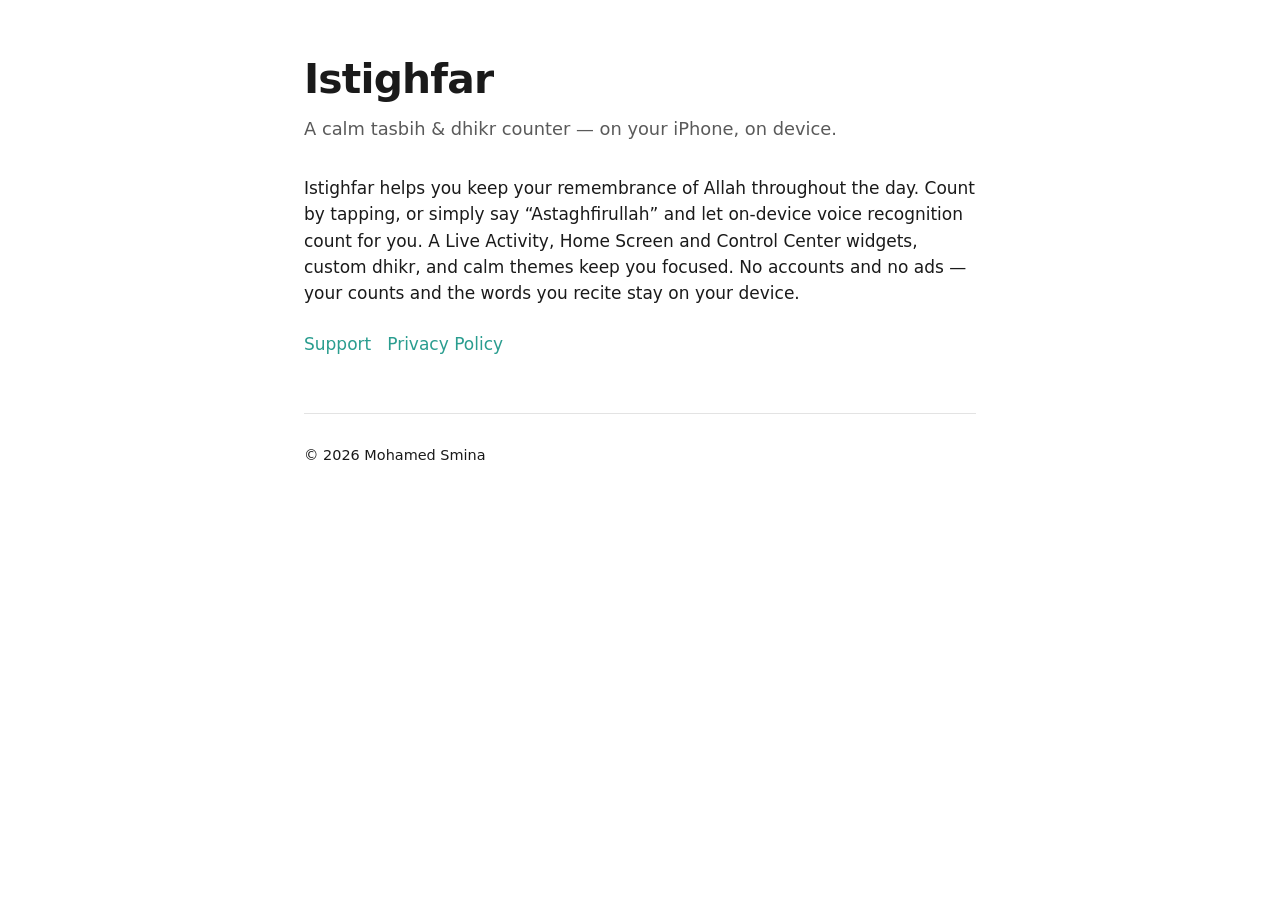
<file: index.html>
<!doctype html>
<html lang="en">
<head>
<meta charset="utf-8">
<meta name="viewport" content="width=device-width, initial-scale=1">
<title>Istighfar &mdash; tasbih &amp; dhikr counter for iPhone, on device</title>
<meta name="description" content="Istighfar is a calm, distraction-free dhikr and tasbih counter for iPhone and iPad. Count by tap or by voice, with voice recognition on device. No accounts and no ads.">
<link rel="canonical" href="https://smdash.github.io/istighfar-site/">
<meta name="author" content="Mohamed Smina">
<meta name="theme-color" content="#2a9d8f">

<meta property="og:type" content="website">
<meta property="og:site_name" content="Istighfar">
<meta property="og:title" content="Istighfar &mdash; tasbih &amp; dhikr counter">
<meta property="og:description" content="Count your dhikr by tap or by voice on your iPhone. Live Activity, widgets, custom dhikr. Private by design.">
<meta property="og:url" content="https://smdash.github.io/istighfar-site/">
<meta property="og:locale" content="en_US">

<meta name="twitter:card" content="summary">
<meta name="twitter:title" content="Istighfar">
<meta name="twitter:description" content="Tasbih &amp; dhikr counter for iPhone. Tap or voice, with on-device voice recognition. No ads.">

<script type="application/ld+json">
{
  "@context": "https://schema.org",
  "@type": "SoftwareApplication",
  "name": "Istighfar & Dhikr Counter",
  "operatingSystem": "iOS 26",
  "applicationCategory": "LifestyleApplication",
  "description": "Istighfar is a calm, distraction-free dhikr and tasbih counter for iPhone and iPad. Count by tap or by voice, with on-device voice recognition.",
  "offers": {
    "@type": "Offer",
    "price": "0",
    "priceCurrency": "USD"
  },
  "author": {
    "@type": "Person",
    "name": "Mohamed Smina"
  }
}
</script>

<link rel="stylesheet" href="style.css">
</head>
<body>
<header>
  <h1>Istighfar</h1>
  <p class="tagline">A calm tasbih &amp; dhikr counter &mdash; on your iPhone, on device.</p>
</header>
<main>
  <p>Istighfar helps you keep your remembrance of Allah throughout the day. Count by tapping, or simply say &#8220;Astaghfirullah&#8221; and let on&#8209;device voice recognition count for you. A Live Activity, Home Screen and Control Center widgets, custom dhikr, and calm themes keep you focused. No accounts and no ads &mdash; your counts and the words you recite stay on your device.</p>
  <nav>
    <a href="support.html">Support</a>
    <a href="privacy.html">Privacy Policy</a>
  </nav>
</main>
<footer>
  <p>&copy; 2026 Mohamed Smina</p>
</footer>
</body>
</html>
</file>
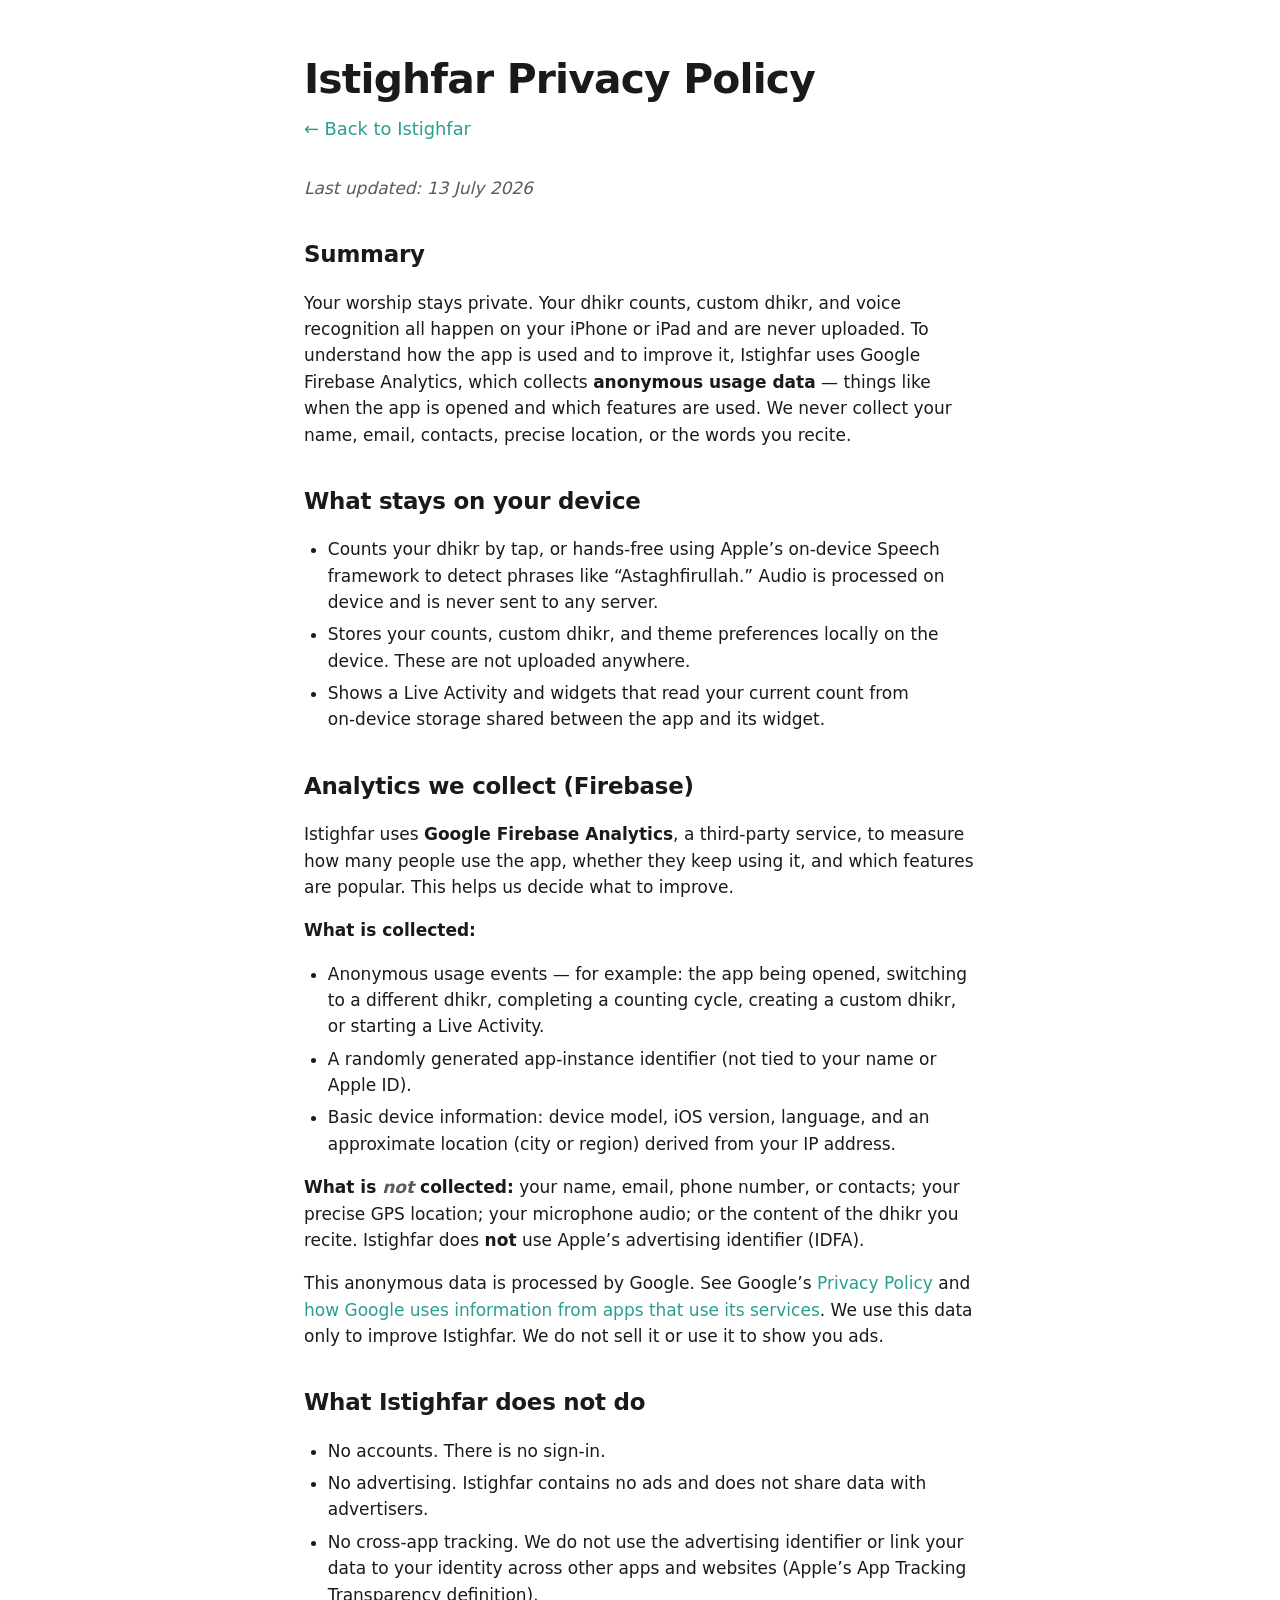
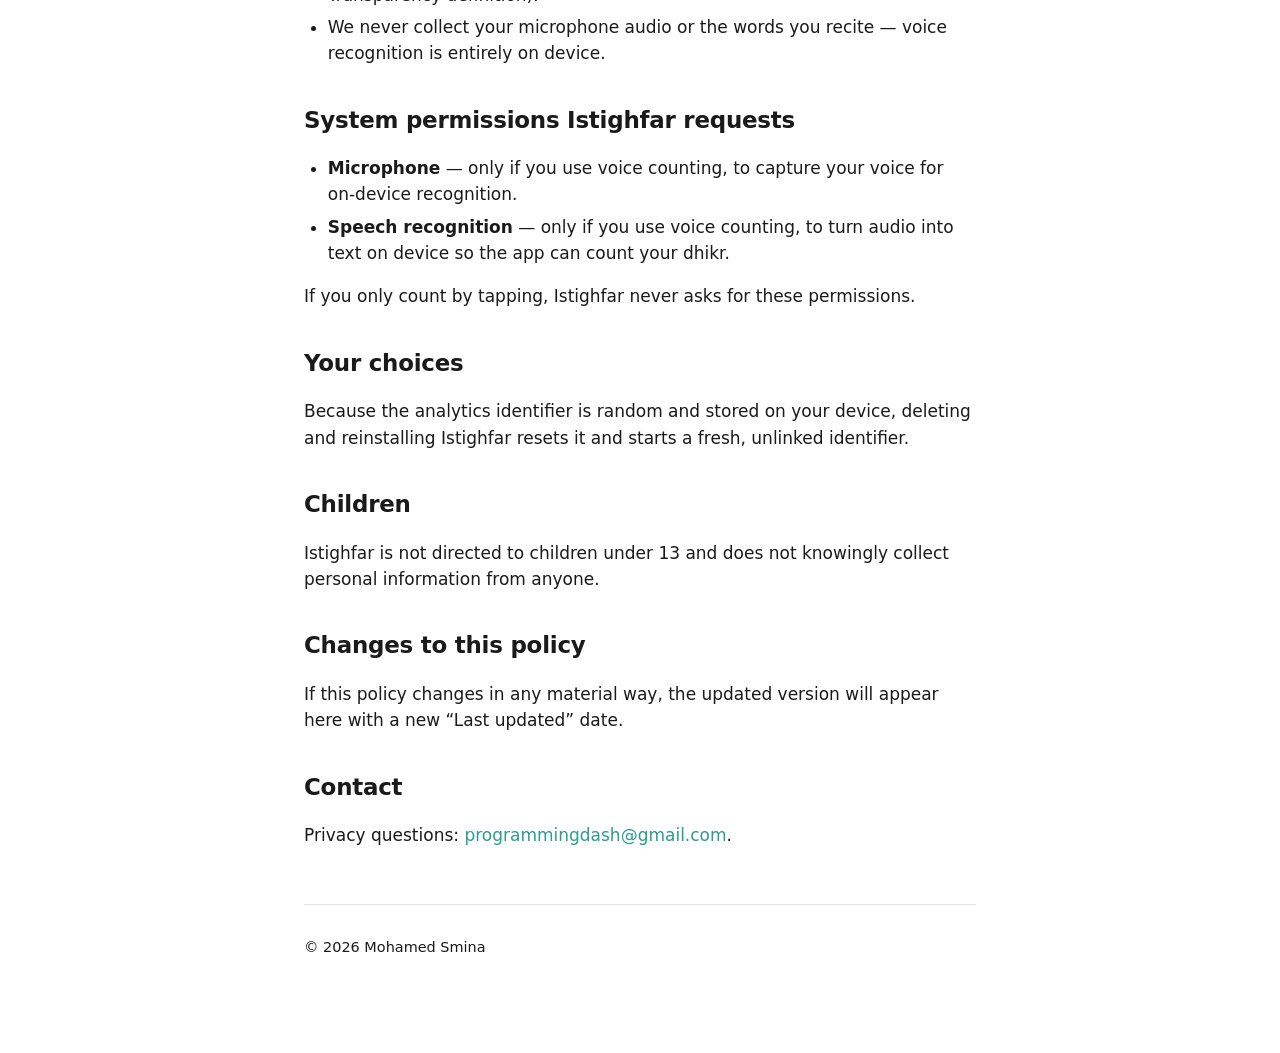
<file: privacy.html>
<!doctype html>
<html lang="en">
<head>
<meta charset="utf-8">
<meta name="viewport" content="width=device-width, initial-scale=1">
<title>Istighfar Privacy Policy</title>
<meta name="description" content="Istighfar's privacy policy: no accounts, no ads, and voice recognition stays on your device. We use Google Firebase Analytics for anonymous usage data to improve the app; we never collect your name, email, or the words you recite.">
<link rel="canonical" href="https://smdash.github.io/istighfar-site/privacy.html">
<meta name="theme-color" content="#2a9d8f">

<meta property="og:type" content="article">
<meta property="og:site_name" content="Istighfar">
<meta property="og:title" content="Istighfar Privacy Policy">
<meta property="og:description" content="No accounts, no ads. Voice stays on device. Anonymous usage analytics via Firebase to improve the app.">
<meta property="og:url" content="https://smdash.github.io/istighfar-site/privacy.html">

<link rel="stylesheet" href="style.css">
</head>
<body>
<header>
  <h1>Istighfar Privacy Policy</h1>
  <p class="tagline"><a href="index.html">&larr; Back to Istighfar</a></p>
</header>
<main>
  <p><em>Last updated: 13 July 2026</em></p>

  <section>
    <h2>Summary</h2>
    <p>Your worship stays private. Your dhikr counts, custom dhikr, and voice recognition all happen on your iPhone or iPad and are never uploaded. To understand how the app is used and to improve it, Istighfar uses Google Firebase Analytics, which collects <strong>anonymous usage data</strong> &mdash; things like when the app is opened and which features are used. We never collect your name, email, contacts, precise location, or the words you recite.</p>
  </section>

  <section>
    <h2>What stays on your device</h2>
    <ul>
      <li>Counts your dhikr by tap, or hands&#8209;free using Apple&#8217;s on&#8209;device Speech framework to detect phrases like &#8220;Astaghfirullah.&#8221; Audio is processed on device and is never sent to any server.</li>
      <li>Stores your counts, custom dhikr, and theme preferences locally on the device. These are not uploaded anywhere.</li>
      <li>Shows a Live Activity and widgets that read your current count from on&#8209;device storage shared between the app and its widget.</li>
    </ul>
  </section>

  <section>
    <h2>Analytics we collect (Firebase)</h2>
    <p>Istighfar uses <strong>Google Firebase Analytics</strong>, a third&#8209;party service, to measure how many people use the app, whether they keep using it, and which features are popular. This helps us decide what to improve.</p>
    <p><strong>What is collected:</strong></p>
    <ul>
      <li>Anonymous usage events &mdash; for example: the app being opened, switching to a different dhikr, completing a counting cycle, creating a custom dhikr, or starting a Live Activity.</li>
      <li>A randomly generated app&#8209;instance identifier (not tied to your name or Apple ID).</li>
      <li>Basic device information: device model, iOS version, language, and an approximate location (city or region) derived from your IP address.</li>
    </ul>
    <p><strong>What is <em>not</em> collected:</strong> your name, email, phone number, or contacts; your precise GPS location; your microphone audio; or the content of the dhikr you recite. Istighfar does <strong>not</strong> use Apple&#8217;s advertising identifier (IDFA).</p>
    <p>This anonymous data is processed by Google. See Google&#8217;s <a href="https://policies.google.com/privacy" rel="noopener" target="_blank">Privacy Policy</a> and <a href="https://policies.google.com/technologies/partner-sites" rel="noopener" target="_blank">how Google uses information from apps that use its services</a>. We use this data only to improve Istighfar. We do not sell it or use it to show you ads.</p>
  </section>

  <section>
    <h2>What Istighfar does not do</h2>
    <ul>
      <li>No accounts. There is no sign&#8209;in.</li>
      <li>No advertising. Istighfar contains no ads and does not share data with advertisers.</li>
      <li>No cross&#8209;app tracking. We do not use the advertising identifier or link your data to your identity across other apps and websites (Apple&#8217;s App Tracking Transparency definition).</li>
      <li>We never collect your microphone audio or the words you recite &mdash; voice recognition is entirely on device.</li>
    </ul>
  </section>

  <section>
    <h2>System permissions Istighfar requests</h2>
    <ul>
      <li><strong>Microphone</strong> &mdash; only if you use voice counting, to capture your voice for on&#8209;device recognition.</li>
      <li><strong>Speech recognition</strong> &mdash; only if you use voice counting, to turn audio into text on device so the app can count your dhikr.</li>
    </ul>
    <p>If you only count by tapping, Istighfar never asks for these permissions.</p>
  </section>

  <section>
    <h2>Your choices</h2>
    <p>Because the analytics identifier is random and stored on your device, deleting and reinstalling Istighfar resets it and starts a fresh, unlinked identifier.</p>
  </section>

  <section>
    <h2>Children</h2>
    <p>Istighfar is not directed to children under 13 and does not knowingly collect personal information from anyone.</p>
  </section>

  <section>
    <h2>Changes to this policy</h2>
    <p>If this policy changes in any material way, the updated version will appear here with a new &#8220;Last updated&#8221; date.</p>
  </section>

  <section>
    <h2>Contact</h2>
    <p>Privacy questions: <a href="mailto:programmingdash@gmail.com">programmingdash@gmail.com</a>.</p>
  </section>
</main>
<footer>
  <p>&copy; 2026 Mohamed Smina</p>
</footer>
</body>
</html>
</file>
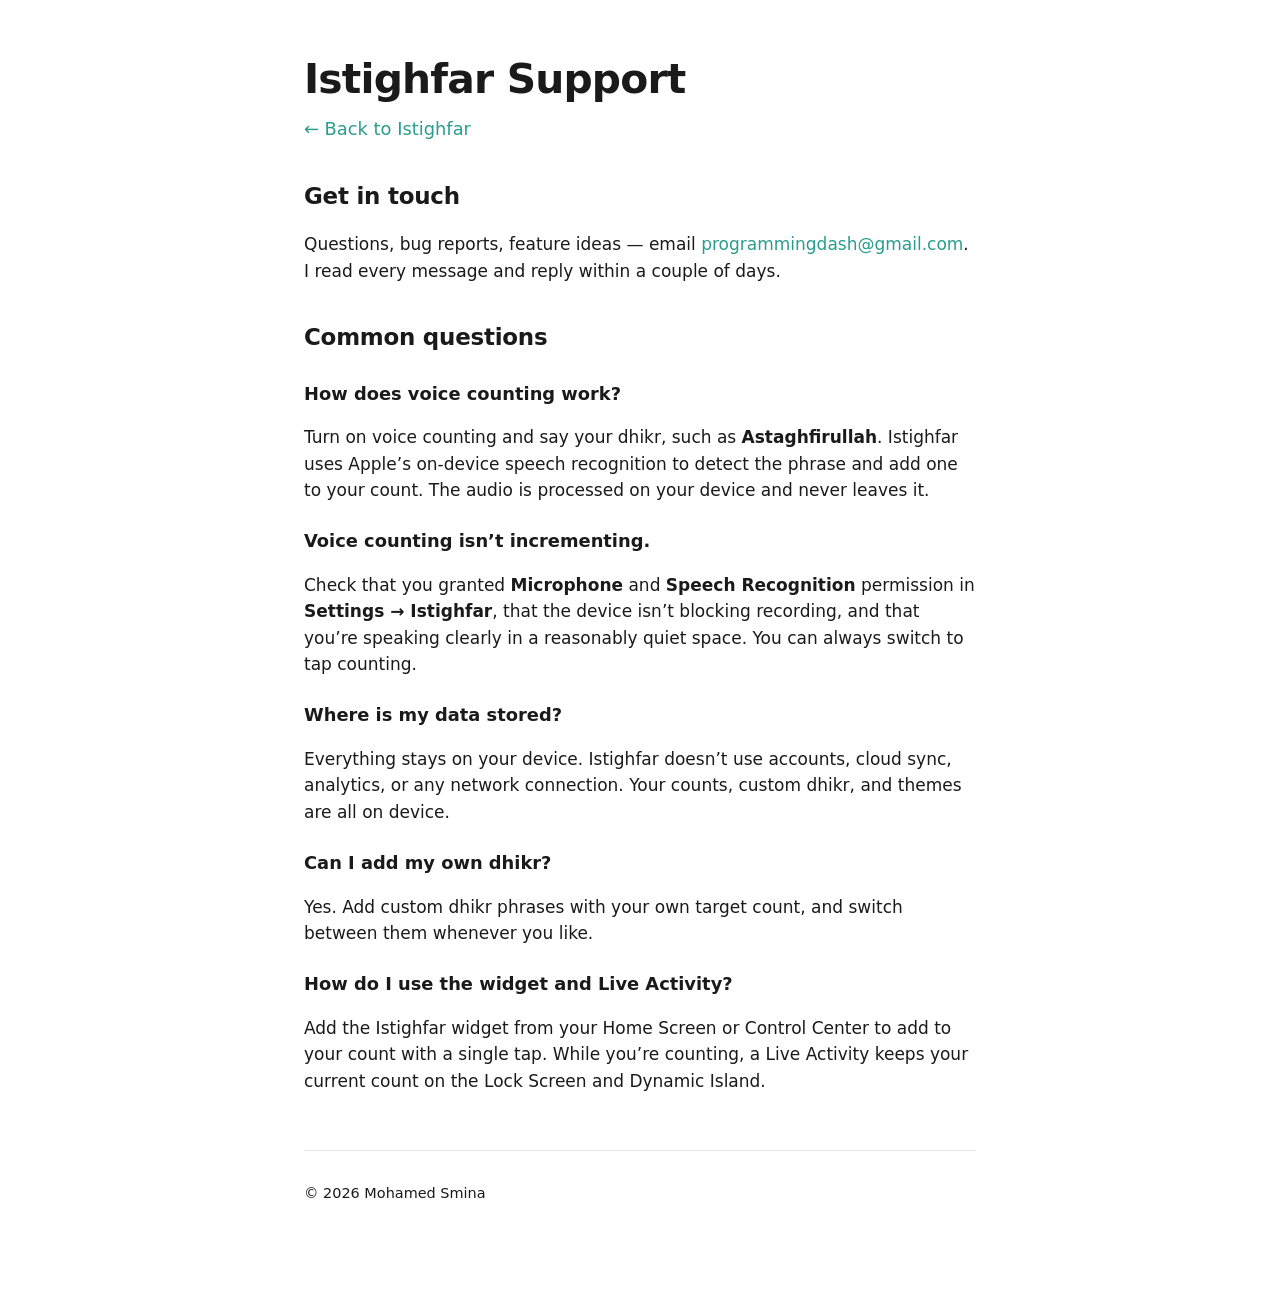
<file: support.html>
<!doctype html>
<html lang="en">
<head>
<meta charset="utf-8">
<meta name="viewport" content="width=device-width, initial-scale=1">
<title>Istighfar Support &mdash; Help, FAQ, contact</title>
<meta name="description" content="Support, FAQ, and contact for Istighfar — the on-device tasbih & dhikr counter for iPhone and iPad. Email, common questions, and how voice counting works.">
<link rel="canonical" href="https://smdash.github.io/istighfar-site/support.html">
<meta name="theme-color" content="#2a9d8f">

<meta property="og:type" content="article">
<meta property="og:site_name" content="Istighfar">
<meta property="og:title" content="Istighfar Support">
<meta property="og:description" content="Support, FAQ, and contact for Istighfar — on-device tasbih & dhikr counting for iPhone.">
<meta property="og:url" content="https://smdash.github.io/istighfar-site/support.html">

<script type="application/ld+json">
{
  "@context": "https://schema.org",
  "@type": "FAQPage",
  "mainEntity": [
    {
      "@type": "Question",
      "name": "How does voice counting work?",
      "acceptedAnswer": {
        "@type": "Answer",
        "text": "Turn on voice counting and say your dhikr, such as Astaghfirullah. Istighfar uses Apple's on-device speech recognition to detect the phrase and add one to your count. Audio never leaves your device."
      }
    },
    {
      "@type": "Question",
      "name": "Voice counting isn't incrementing, what should I check?",
      "acceptedAnswer": {
        "@type": "Answer",
        "text": "Make sure you granted Microphone and Speech Recognition permission in Settings -> Istighfar, that the device isn't muted for recording, and that you're speaking clearly. You can always count by tapping instead."
      }
    },
    {
      "@type": "Question",
      "name": "Where is my data stored?",
      "acceptedAnswer": {
        "@type": "Answer",
        "text": "Everything stays on your device. Istighfar doesn't use accounts, cloud sync, analytics, or any network connection."
      }
    },
    {
      "@type": "Question",
      "name": "Can I add my own dhikr?",
      "acceptedAnswer": {
        "@type": "Answer",
        "text": "Yes. You can add custom dhikr phrases and set your own target count, and switch between them at any time."
      }
    }
  ]
}
</script>

<link rel="stylesheet" href="style.css">
</head>
<body>
<header>
  <h1>Istighfar Support</h1>
  <p class="tagline"><a href="index.html">&larr; Back to Istighfar</a></p>
</header>
<main>
  <section>
    <h2>Get in touch</h2>
    <p>Questions, bug reports, feature ideas &mdash; email <a href="mailto:programmingdash@gmail.com">programmingdash@gmail.com</a>. I read every message and reply within a couple of days.</p>
  </section>

  <section>
    <h2>Common questions</h2>

    <h3>How does voice counting work?</h3>
    <p>Turn on voice counting and say your dhikr, such as <strong>Astaghfirullah</strong>. Istighfar uses Apple&#8217;s on&#8209;device speech recognition to detect the phrase and add one to your count. The audio is processed on your device and never leaves it.</p>

    <h3>Voice counting isn&#8217;t incrementing.</h3>
    <p>Check that you granted <strong>Microphone</strong> and <strong>Speech Recognition</strong> permission in <strong>Settings &rarr; Istighfar</strong>, that the device isn&#8217;t blocking recording, and that you&#8217;re speaking clearly in a reasonably quiet space. You can always switch to tap counting.</p>

    <h3>Where is my data stored?</h3>
    <p>Everything stays on your device. Istighfar doesn&#8217;t use accounts, cloud sync, analytics, or any network connection. Your counts, custom dhikr, and themes are all on device.</p>

    <h3>Can I add my own dhikr?</h3>
    <p>Yes. Add custom dhikr phrases with your own target count, and switch between them whenever you like.</p>

    <h3>How do I use the widget and Live Activity?</h3>
    <p>Add the Istighfar widget from your Home Screen or Control Center to add to your count with a single tap. While you&#8217;re counting, a Live Activity keeps your current count on the Lock Screen and Dynamic Island.</p>
  </section>
</main>
<footer>
  <p>&copy; 2026 Mohamed Smina</p>
</footer>
</body>
</html>
</file>
<file: style.css>
:root {
  color-scheme: light dark;
  --fg: #1a1a1a;
  --muted: #5a5a5a;
  --bg: #ffffff;
  --accent: #2a9d8f;
}
@media (prefers-color-scheme: dark) {
  :root { --fg: #f5f5f7; --muted: #9a9a9a; --bg: #0d0d0d; --accent: #4cc4b4; }
}

* { box-sizing: border-box; }

html, body {
  margin: 0;
  background: var(--bg);
  color: var(--fg);
  font: 17px/1.55 -apple-system, BlinkMacSystemFont, "SF Pro Text", "Segoe UI", system-ui, sans-serif;
  -webkit-text-size-adjust: 100%;
}

body {
  max-width: 720px;
  margin: 0 auto;
  padding: 48px 24px 80px;
}

header {
  margin-bottom: 32px;
}

h1 {
  font-size: 2.4rem;
  letter-spacing: -0.02em;
  margin: 0 0 4px;
}

h2 {
  font-size: 1.35rem;
  margin: 36px 0 12px;
  letter-spacing: -0.01em;
}

h3 {
  font-size: 1.05rem;
  margin: 24px 0 6px;
}

p, li {
  color: var(--fg);
}

.tagline {
  color: var(--muted);
  margin: 0;
  font-size: 1.05rem;
}

a {
  color: var(--accent);
  text-decoration: none;
}
a:hover { text-decoration: underline; }

nav {
  display: flex;
  gap: 16px;
  margin-top: 24px;
}

ul {
  padding-left: 1.4em;
}

li {
  margin-bottom: 6px;
}

section {
  margin-bottom: 12px;
}

footer {
  margin-top: 56px;
  color: var(--muted);
  font-size: 0.85rem;
  border-top: 1px solid color-mix(in srgb, var(--fg) 12%, transparent);
  padding-top: 16px;
}

em { color: var(--muted); }
</file>
